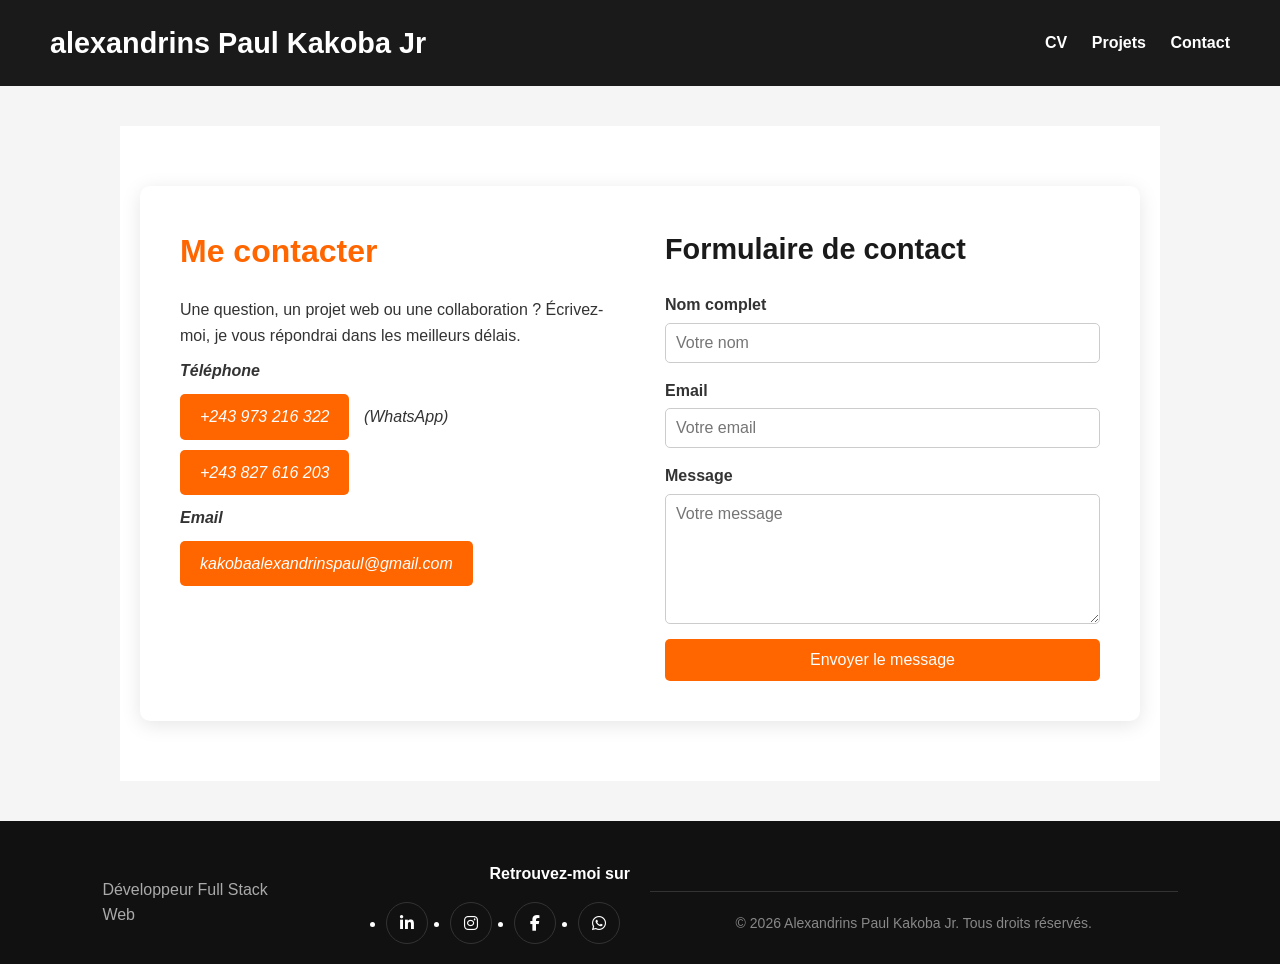
<file: contact.html>
<!DOCTYPE html>
<html lang="fr">
<head>
    <meta charset="UTF-8">
    <meta name="viewport" content="width=device-width, initial-scale=1.0">

    <!-- SEO -->
    <title>Contact | Alexandrins Paul Kakoba Jr</title>
    <meta name="description" content="Contactez Alexandrins Paul Kakoba Jr, développeur Full Stack Web : téléphone, email, WhatsApp ou formulaire de contact pour vos projets web.">

    <!-- Partage réseaux sociaux (Open Graph) -->
    <meta property="og:type" content="website">
    <meta property="og:title" content="Contact | Alexandrins Paul Kakoba Jr">
    <meta property="og:description" content="Une question ou un projet web ? Écrivez-moi.">

    <!-- Polices Google : préconnexion aux bons domaines -->
    <link rel="preconnect" href="https://fonts.googleapis.com">
    <link rel="preconnect" href="https://fonts.gstatic.com" crossorigin>
    <link href="https://fonts.googleapis.com/css2?family=Playfair+Display:wght@700&family=Plus+Jakarta+Sans:wght@400;500;600;700&display=swap" rel="stylesheet">

    <!-- Font Awesome (une seule version) -->
    <link rel="stylesheet" href="https://cdnjs.cloudflare.com/ajax/libs/font-awesome/6.5.1/css/all.min.css">

    <!-- Ton CSS en dernier -->
    <link rel="stylesheet" href="styles.css">

    <script src="script.js" defer></script>
</head>
<body>

 <!-- HEADER -->
    <header>
        <h2>alexandrins Paul Kakoba Jr</h2>

        <nav aria-label="Navigation principale">
            <a href="cv.html">CV</a>
            <a href="projet.html">Projets</a>
            <a href="contact.html">Contact</a>
        </nav>
    </header>

    <!-- CONTENU PRINCIPAL -->
    <main id="contenu">
        <section class="contacts">
            <div class="container">

                <!-- Informations de contact -->
                <div class="contact-info">
                    <h1>Me contacter</h1>
                    <p>
                        Une question, un projet web ou une collaboration ?
                        Écrivez-moi, je vous répondrai dans les meilleurs délais.
                    </p>

                    <address>
                        <p><strong>Téléphone</strong></p>
                        <p><a href="tel:+243973216322">+243 973 216 322</a> (WhatsApp)</p>
                        <p><a href="tel:+243827616203">+243 827 616 203</a></p>

                        <p><strong>Email</strong></p>
                        <p><a href="mailto:kakobaalexandrinspaul@gmail.com">kakobaalexandrinspaul@gmail.com</a></p>
                    </address>
                </div>

                <!-- Formulaire de contact -->
                <div class="contact-form">
                    <h2>Formulaire de contact</h2>

                    <!-- Remplace VOTRE_ID par l'identifiant de ton formulaire Formspree -->
                    <form action="https://formspree.io/f/VOTRE_ID" method="POST">

                        <label for="name">Nom complet</label>
                        <input type="text" id="name" name="name"
                               placeholder="Votre nom"
                               autocomplete="name"
                               maxlength="100"
                               required>

                        <label for="email">Email</label>
                        <input type="email" id="email" name="email"
                               placeholder="Votre email"
                               autocomplete="email"
                               maxlength="254"
                               required>

                        <label for="message">Message</label>
                        <textarea id="message" name="message"
                                  placeholder="Votre message"
                                  rows="6"
                                  minlength="10"
                                  maxlength="2000"
                                  required></textarea>

                        <!-- Objet de l'email reçu -->
                        <input type="hidden" name="_subject" value="Nouveau message depuis le portfolio">

                        <!-- Anti-spam (honeypot) : champ invisible que seuls les robots remplissent -->
                        <input type="text" name="_gotcha" tabindex="-1" autocomplete="off" style="display:none">

                        <button type="submit">Envoyer le message</button>
                    </form>
                </div>

            </div>
        </section>
    </main>

    <!-- FOOTER -->
    <footer class="footer">

        <div class="footer-content">

            <div class="footer-brand">
               
                <p>Développeur Full Stack Web</p>
            </div>

            <div class="footer-social">
                <p><strong>Retrouvez-moi sur</strong></p>

                <ul class="social-links">
                    <li>
                        <a href="https://www.linkedin.com/in/alexandrins-paul-kakoba-jr-7740b9365"
                           target="_blank"
                           rel="noopener noreferrer"
                           aria-label="Profil LinkedIn">
                            <i class="fab fa-linkedin-in" aria-hidden="true"></i>
                        </a>
                    </li>
                    <li>
                        <a href="https://www.instagram.com/alexa_3867"
                           target="_blank"
                           rel="noopener noreferrer"
                           aria-label="Profil Instagram">
                            <i class="fab fa-instagram" aria-hidden="true"></i>
                        </a>
                    </li>
                    <li>
                        <a href="https://www.facebook.com/alexandre.kakoba"
                           target="_blank"
                           rel="noopener noreferrer"
                           aria-label="Profil Facebook">
                            <i class="fab fa-facebook-f" aria-hidden="true"></i>
                        </a>
                    </li>
                    <li>
                        <a href="https://wa.me/243973216322"
                           target="_blank"
                           rel="noopener noreferrer"
                           aria-label="Me contacter sur WhatsApp">
                            <i class="fab fa-whatsapp" aria-hidden="true"></i>
                        </a>
            
                </ul>
            </div>

        </div>

        <div class="footer-bottom">
            <p>© 2026 Alexandrins Paul Kakoba Jr. Tous droits réservés.</p>
        </div>

    </footer>

</body>
</html>
</file>
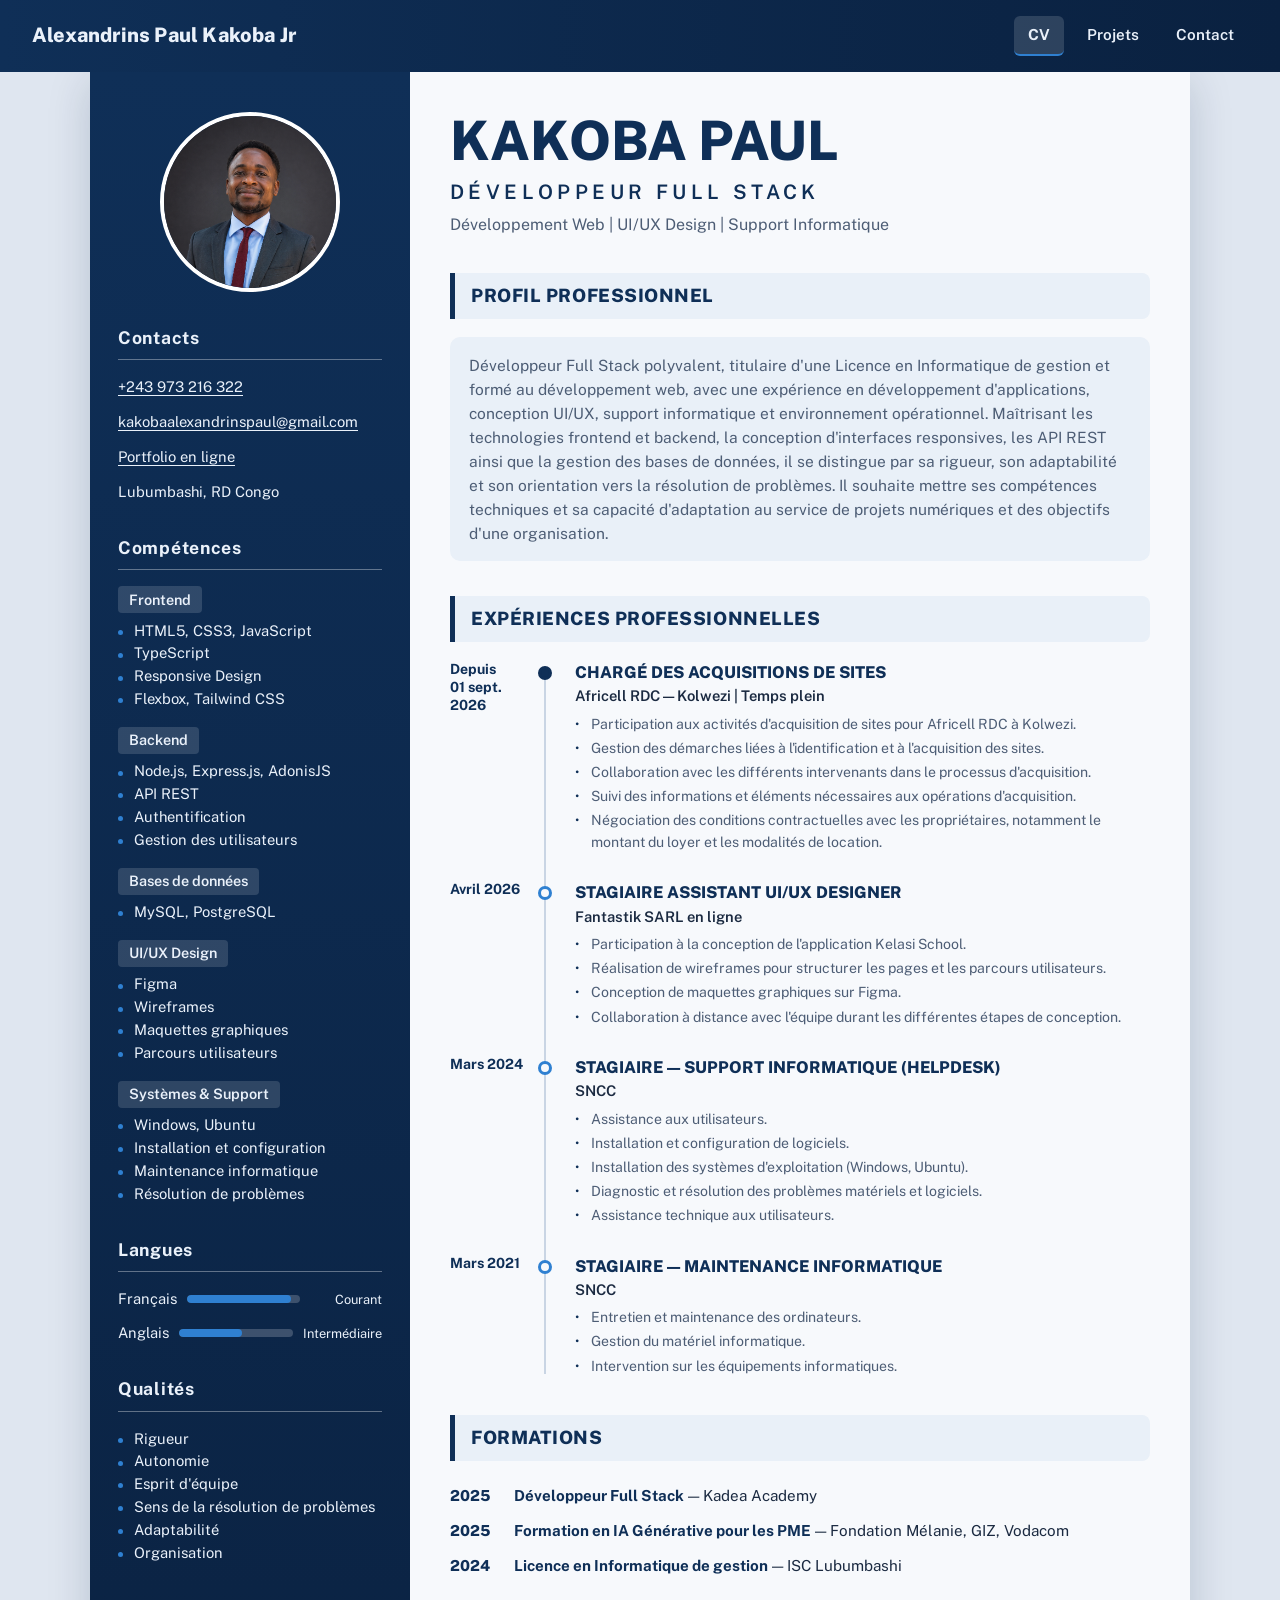
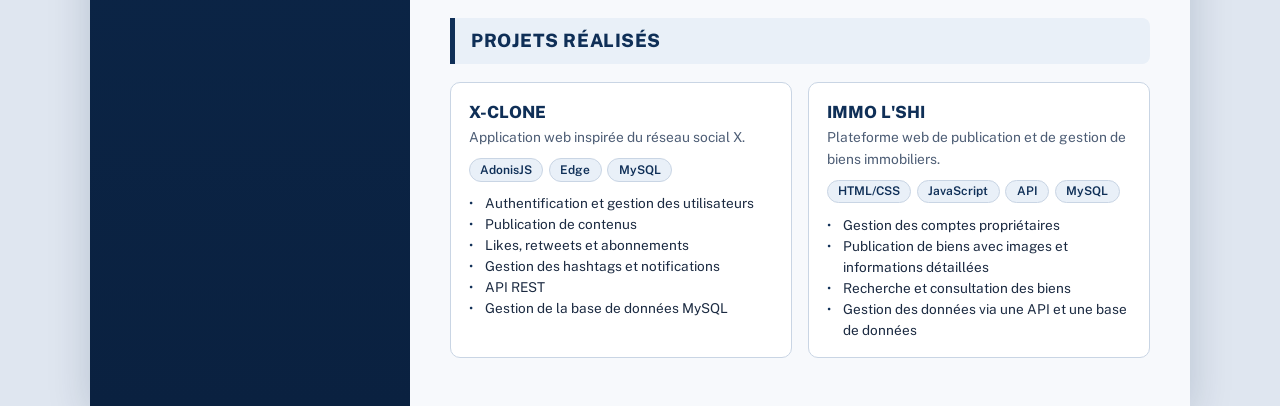
<file: cv.html>
<!DOCTYPE html>
<html lang="fr">
<head>
  <meta charset="UTF-8">
  <meta name="viewport" content="width=device-width, initial-scale=1">
  <title>Kakoba Paul — Développeur Full Stack</title>
  <meta name="description" content="CV de Kakoba Paul, développeur Full Stack à Lubumbashi (RDC) : développement web, UI/UX design et support informatique.">
  <link rel="preconnect" href="https://fonts.googleapis.com">
  <link rel="preconnect" href="https://fonts.gstatic.com" crossorigin>
  <link href="https://fonts.googleapis.com/css2?family=Public+Sans:wght@400;500;600;700;800&display=swap" rel="stylesheet">
  <style>
    :root {
      --navy: #0f2f57;
      --navy-deep: #0a2140;
      --blue: #2f80d1;
      --blue-soft: #e9f0f8;
      --ink: #1b2a41;
      --muted: #4d5d75;
      --line: #c9d5e4;
      --paper: #f7f9fc;
      --on-navy: #eaf1fa;
    }
    *, *::before, *::after { box-sizing: border-box; }
    html { scroll-behavior: smooth; }
    body {
      margin: 0;
      font-family: "Public Sans", system-ui, -apple-system, "Segoe UI", Roboto, sans-serif;
      color: var(--ink);
      background: #dfe6f0;
      line-height: 1.55;
    }
    h1, h2, h3, h4, p, ul { margin: 0; }
    ul { padding: 0; list-style: none; }
    a { color: inherit; }
    :focus-visible { outline: 3px solid var(--blue); outline-offset: 2px; }


    /* ---------- En-tête du site ---------- */
    .site-header {
      position: sticky; top: 0; z-index: 100;
      display: flex; align-items: center; justify-content: space-between; flex-wrap: wrap;
      gap: .75rem 1.5rem; padding: 1rem 2rem;
      background: linear-gradient(90deg, var(--navy) 0%, var(--navy-deep) 100%);
      color: var(--on-navy);
      box-shadow: 0 2px 12px rgba(10, 33, 64, .25);
    }
    .site-header .brand { font-size: 1.25rem; font-weight: 800; letter-spacing: .01em; }
    .site-header nav { display: flex; gap: .5rem; }
    .site-header nav a {
      color: var(--on-navy); text-decoration: none; font-weight: 600; font-size: .95rem;
      padding: .45rem .9rem; border-radius: 6px; border-bottom: 2px solid transparent;
      transition: background-color .2s, border-color .2s;
    }
    .site-header nav a:hover,
    .site-header nav a[aria-current="page"] { background: rgba(255, 255, 255, .14); border-bottom-color: var(--blue); }
    .site-header nav a:focus-visible { outline: 3px solid var(--blue); outline-offset: 2px; }
    @media (max-width: 520px) {
      .site-header { padding: .9rem 1rem; justify-content: center; text-align: center; }
      .site-header .brand { width: 100%; font-size: 1.1rem; }
    }

    .cv {
      display: grid;
      grid-template-columns: 320px 1fr;
      max-width: 1100px;
      margin: 0 auto;
      background: var(--paper);
      box-shadow: 0 10px 40px rgba(10, 33, 64, .18);
    }

    /* ---------- Colonne gauche ---------- */
    .side {
      background: linear-gradient(180deg, var(--navy) 0%, var(--navy-deep) 100%);
      color: var(--on-navy);
      padding: 2.5rem 1.75rem;
    }
    .photo {
      width: 180px; height: 180px;
      margin: 0 auto 2rem;
      border-radius: 50%;
      border: 4px solid #fff;
      overflow: hidden;
      background: var(--blue);
      display: grid; place-items: center;
      font-size: 3rem; font-weight: 800; color: #fff;
    }
    .photo img { width: 100%; height: 100%; object-fit: cover; display: block; }

    .side section + section { margin-top: 1.9rem; }
    .side h2 {
      font-size: 1.1rem; font-weight: 700; letter-spacing: .04em;
      padding-bottom: .5rem; margin-bottom: 1rem;
      border-bottom: 1px solid rgba(255, 255, 255, .35);
    }
    .side h3 {
      display: inline-block;
      font-size: .9rem; font-weight: 600;
      background: rgba(255, 255, 255, .14);
      padding: .15rem .7rem; border-radius: 4px;
      margin: 1rem 0 .4rem;
    }
    .side h3:first-of-type { margin-top: 0; }
    .side li { font-size: .92rem; padding-left: 1rem; position: relative; }
    .side li::before { content: ""; position: absolute; left: 0; top: .7em; width: 5px; height: 5px; border-radius: 50%; background: var(--blue); }

    .contact li { padding-left: 0; margin-bottom: .75rem; word-break: break-word; }
    .contact li::before { display: none; }
    .contact a { text-decoration: underline; text-underline-offset: 3px; }

    .lang { display: flex; align-items: center; justify-content: space-between; gap: .6rem; margin-bottom: .7rem; padding-left: 0 !important; }
    .lang::before { display: none; }
    .lang .bar { flex: 1; height: 8px; border-radius: 99px; background: rgba(255, 255, 255, .2); overflow: hidden; }
    .lang .bar span { display: block; height: 100%; background: var(--blue); border-radius: 99px; }
    .lang small { font-size: .8rem; min-width: 72px; text-align: right; }

    /* ---------- Colonne droite ---------- */
    .main { padding: 2.5rem 2.5rem 3rem; }
    .head h1 { font-size: clamp(2.4rem, 5vw, 3.4rem); font-weight: 800; color: var(--navy); line-height: 1.05; letter-spacing: -.01em; }
    .head .role { font-size: 1.25rem; font-weight: 600; letter-spacing: .22em; color: var(--navy); margin-top: .5rem; }
    .head .sub { color: var(--muted); margin-top: .3rem; }

    .block { margin-top: 2.2rem; }
    .block > h2 {
      font-size: 1.15rem; font-weight: 800; letter-spacing: .03em; color: var(--navy);
      background: var(--blue-soft);
      border-left: 5px solid var(--navy);
      padding: .55rem 1rem; border-radius: 0 8px 8px 0;
      margin-bottom: 1.1rem;
    }
    .about { font-size: .97rem; color: var(--muted); background: var(--blue-soft); padding: 1rem 1.2rem; border-radius: 10px; }

    /* Timeline */
    .timeline { position: relative; }
    .timeline::before { content: ""; position: absolute; left: 94px; top: 6px; bottom: 6px; width: 2px; background: var(--line); }
    .job { display: grid; grid-template-columns: 80px 1fr; gap: 0 1.6rem; position: relative; padding-bottom: 1.5rem; }
    .job:last-child { padding-bottom: 0; }
    .job::before { content: ""; position: absolute; left: 88px; top: 6px; width: 14px; height: 14px; border-radius: 50%; background: var(--paper); border: 3px solid var(--blue); }
    .job:first-child::before { background: var(--navy); border-color: var(--navy); }
    .date { font-weight: 700; font-size: .88rem; color: var(--navy); line-height: 1.3; }
    .job h3 { font-size: 1.02rem; font-weight: 800; color: var(--navy); padding-left: 1.2rem; }
    .org { font-weight: 600; font-size: .92rem; padding-left: 1.2rem; margin-bottom: .35rem; }
    .job ul { padding-left: 1.2rem; }
    .job li { font-size: .88rem; color: var(--muted); padding-left: 1rem; position: relative; margin-bottom: .15rem; }
    .job li::before { content: "•"; position: absolute; left: 0; color: var(--navy); }

    /* Formations */
    .edu li { display: grid; grid-template-columns: 56px 1fr; gap: .5rem; font-size: .95rem; padding: .35rem 0; }
    .edu b.year { color: var(--navy); font-weight: 800; }
    .edu span strong { color: var(--navy); font-weight: 700; }

    /* Projets */
    .projects { display: grid; grid-template-columns: repeat(2, 1fr); gap: 1rem; }
    .project { background: #fff; border: 1px solid var(--line); border-radius: 10px; padding: 1rem 1.1rem; }
    .project h3 { font-size: 1.05rem; font-weight: 800; color: var(--navy); }
    .project .desc { font-size: .86rem; color: var(--muted); margin: .15rem 0 .6rem; }
    .tags { display: flex; flex-wrap: wrap; gap: .35rem; margin-bottom: .7rem; }
    .tags li { font-size: .75rem; font-weight: 600; color: var(--navy); background: var(--blue-soft); border: 1px solid var(--line); padding: .1rem .65rem; border-radius: 99px; }
    .project ul.feat li { font-size: .85rem; color: var(--ink); padding-left: 1rem; position: relative; }
    .project ul.feat li::before { content: "•"; position: absolute; left: 0; color: var(--navy); }

    /* ---------- Responsive ---------- */
    @media (max-width: 860px) {
      .cv { grid-template-columns: 1fr; }
      .main { padding: 2rem 1.25rem 2.5rem; }
      .projects { grid-template-columns: 1fr; }
    }
    @media (max-width: 520px) {
      .timeline::before, .job::before { display: none; }
      .job { grid-template-columns: 1fr; }
      .date { margin-bottom: .15rem; }
      .job h3, .org, .job ul { padding-left: 0; }
      .head .role { letter-spacing: .12em; font-size: 1.05rem; }
    }

    /* ---------- Impression (A4) ---------- */
    @media print {
      @page { size: A4; margin: 0; }
      body { background: #fff; }
      .site-header { display: none; }
      .cv { box-shadow: none; max-width: none; grid-template-columns: 30% 1fr; }
      .side, .about, .block > h2, .project, .tags li, .lang .bar, .lang .bar span { -webkit-print-color-adjust: exact; print-color-adjust: exact; }
      .job, .project { break-inside: avoid; }
    }
  </style>
</head>
<body>
   <script src="script.js" defer></script>
  <header class="site-header">
    <p class="brand">Alexandrins Paul Kakoba Jr</p>
    <nav aria-label="Navigation principale">
      <a href="cv.html">CV</a>
      <a href="projet.html">Projets</a>
      <a href="contact.html">Contact</a>
    </nav>
  </header>
  <div class="cv">

    <!-- ===== Colonne gauche ===== -->
    <aside class="side">
<div class="photo" id="photo">
  <img src="kakox.png"
       alt="Portrait de Kakoba Paul"
       width="180" height="180"
       onerror="this.onerror=null; this.remove(); document.getElementById('photo').textContent='KP';">
</div>

      <section class="contact" aria-labelledby="t-contacts">
        <h2 id="t-contacts">Contacts</h2>
        <ul>
          <li><a href="tel:+243973216322">+243 973 216 322</a></li>
          <li><a href="mailto:kakobaalexandrinspaul@gmail.com">kakobaalexandrinspaul@gmail.com</a></li>
          <li><a href="https://kakobaalexandrinspaul-glitch.github.io/AlexandrinsPaul-Kakoba-Jr-.site/" target="_blank" rel="noopener noreferrer">Portfolio en ligne</a></li>
          <li>Lubumbashi, RD Congo</li>
        </ul>
      </section>

      <section aria-labelledby="t-skills">
        <h2 id="t-skills">Compétences</h2>
        <h3>Frontend</h3>
        <ul>
          <li>HTML5, CSS3, JavaScript</li>
          <li>TypeScript</li>
          <li>Responsive Design</li>
          <li>Flexbox, Tailwind CSS</li>
        </ul>
        <h3>Backend</h3>
        <ul>
          <li>Node.js, Express.js, AdonisJS</li>
          <li>API REST</li>
          <li>Authentification</li>
          <li>Gestion des utilisateurs</li>
        </ul>
        <h3>Bases de données</h3>
        <ul>
          <li>MySQL, PostgreSQL</li>
        </ul>
        <h3>UI/UX Design</h3>
        <ul>
          <li>Figma</li>
          <li>Wireframes</li>
          <li>Maquettes graphiques</li>
          <li>Parcours utilisateurs</li>
        </ul>
        <h3>Systèmes &amp; Support</h3>
        <ul>
          <li>Windows, Ubuntu</li>
          <li>Installation et configuration</li>
          <li>Maintenance informatique</li>
          <li>Résolution de problèmes</li>
        </ul>
      </section>

      <section aria-labelledby="t-lang">
        <h2 id="t-lang">Langues</h2>
        <ul>
          <li class="lang">Français <span class="bar" role="img" aria-label="Niveau courant"><span style="width:92%"></span></span><small>Courant</small></li>
          <li class="lang">Anglais <span class="bar" role="img" aria-label="Niveau intermédiaire"><span style="width:55%"></span></span><small>Intermédiaire</small></li>
        </ul>
      </section>

      <section aria-labelledby="t-qual">
        <h2 id="t-qual">Qualités</h2>
        <ul>
          <li>Rigueur</li>
          <li>Autonomie</li>
          <li>Esprit d'équipe</li>
          <li>Sens de la résolution de problèmes</li>
          <li>Adaptabilité</li>
          <li>Organisation</li>
        </ul>
      </section>
    </aside>

    <!-- ===== Colonne droite ===== -->
    <main class="main">
      <header class="head">
        <h1>KAKOBA PAUL</h1>
        <p class="role">DÉVELOPPEUR FULL STACK</p>
        <p class="sub">Développement Web | UI/UX Design | Support Informatique</p>
      </header>

      <section class="block" aria-labelledby="t-profil">
        <h2 id="t-profil">PROFIL PROFESSIONNEL</h2>
        <p class="about">
          Développeur Full Stack polyvalent, titulaire d'une Licence en Informatique de gestion et formé au développement web, avec une expérience en développement d'applications, conception UI/UX, support informatique et environnement opérationnel. Maîtrisant les technologies frontend et backend, la conception d'interfaces responsives, les API REST ainsi que la gestion des bases de données, il se distingue par sa rigueur, son adaptabilité et son orientation vers la résolution de problèmes. Il souhaite mettre ses compétences techniques et sa capacité d'adaptation au service de projets numériques et des objectifs d'une organisation.
        </p>
      </section>

      <section class="block" aria-labelledby="t-exp">
        <h2 id="t-exp">EXPÉRIENCES PROFESSIONNELLES</h2>
        <div class="timeline">

          <article class="job">
            <time class="date" datetime="2026-09-01">Depuis<br>01 sept. 2026</time>
            <div>
              <h3>CHARGÉ DES ACQUISITIONS DE SITES</h3>
              <p class="org">Africell RDC — Kolwezi | Temps plein</p>
              <ul>
                <li>Participation aux activités d'acquisition de sites pour Africell RDC à Kolwezi.</li>
                <li>Gestion des démarches liées à l'identification et à l'acquisition des sites.</li>
                <li>Collaboration avec les différents intervenants dans le processus d'acquisition.</li>
                <li>Suivi des informations et éléments nécessaires aux opérations d'acquisition.</li>
                <li>Négociation des conditions contractuelles avec les propriétaires, notamment le montant du loyer et les modalités de location.</li>
              </ul>
            </div>
          </article>

          <article class="job">
            <time class="date" datetime="2026-04">Avril 2026</time>
            <div>
              <h3>STAGIAIRE ASSISTANT UI/UX DESIGNER</h3>
              <p class="org">Fantastik SARL en ligne</p>
              <ul>
                <li>Participation à la conception de l'application Kelasi School.</li>
                <li>Réalisation de wireframes pour structurer les pages et les parcours utilisateurs.</li>
                <li>Conception de maquettes graphiques sur Figma.</li>
                <li>Collaboration à distance avec l'équipe durant les différentes étapes de conception.</li>
              </ul>
            </div>
          </article>

          <article class="job">
            <time class="date" datetime="2024-03">Mars 2024</time>
            <div>
              <h3>STAGIAIRE — SUPPORT INFORMATIQUE (HELPDESK)</h3>
              <p class="org">SNCC</p>
              <ul>
                <li>Assistance aux utilisateurs.</li>
                <li>Installation et configuration de logiciels.</li>
                <li>Installation des systèmes d'exploitation (Windows, Ubuntu).</li>
                <li>Diagnostic et résolution des problèmes matériels et logiciels.</li>
                <li>Assistance technique aux utilisateurs.</li>
              </ul>
            </div>
          </article>

          <article class="job">
            <time class="date" datetime="2021-03">Mars 2021</time>
            <div>
              <h3>STAGIAIRE — MAINTENANCE INFORMATIQUE</h3>
              <p class="org">SNCC</p>
              <ul>
                <li>Entretien et maintenance des ordinateurs.</li>
                <li>Gestion du matériel informatique.</li>
                <li>Intervention sur les équipements informatiques.</li>
              </ul>
            </div>
          </article>

        </div>
      </section>

      <section class="block" aria-labelledby="t-edu">
        <h2 id="t-edu">FORMATIONS</h2>
        <ul class="edu">
          <li><b class="year">2025</b><span><strong>Développeur Full Stack</strong> — Kadea Academy</span></li>
          <li><b class="year">2025</b><span><strong>Formation en IA Générative pour les PME</strong> — Fondation Mélanie, GIZ, Vodacom</span></li>
          <li><b class="year">2024</b><span><strong>Licence en Informatique de gestion</strong> — ISC Lubumbashi</span></li>
        </ul>
      </section>

      <section class="block" aria-labelledby="t-proj">
        <h2 id="t-proj">PROJETS RÉALISÉS</h2>
        <div class="projects">

          <article class="project">
            <h3>X-CLONE</h3>
            <p class="desc">Application web inspirée du réseau social X.</p>
            <ul class="tags"><li>AdonisJS</li><li>Edge</li><li>MySQL</li></ul>
            <ul class="feat">
              <li>Authentification et gestion des utilisateurs</li>
              <li>Publication de contenus</li>
              <li>Likes, retweets et abonnements</li>
              <li>Gestion des hashtags et notifications</li>
              <li>API REST</li>
              <li>Gestion de la base de données MySQL</li>
            </ul>
          </article>

          <article class="project">
            <h3>IMMO L'SHI</h3>
            <p class="desc">Plateforme web de publication et de gestion de biens immobiliers.</p>
            <ul class="tags"><li>HTML/CSS</li><li>JavaScript</li><li>API</li><li>MySQL</li></ul>
            <ul class="feat">
              <li>Gestion des comptes propriétaires</li>
              <li>Publication de biens avec images et informations détaillées</li>
              <li>Recherche et consultation des biens</li>
              <li>Gestion des données via une API et une base de données</li>
            </ul>
          </article>

        </div>
      </section>
    </main>

  </div>
</body>
</html>
</file>
<file: styles.css>
/* RESET DE BASE */
* {
    margin: 0;
    padding: 0;
    box-sizing: border-box;
    font-family: 'Arial', sans-serif;
}

/* BODY */
body {
    background-color: #f5f5f5;
    color: #333;
    line-height: 1.6;
}

/* HEADER */
header {
    background-color: #1a1a1a;
    color: #fff;
    padding: 20px 50px;
    display: flex;
    justify-content: space-between;
    align-items: center;
    flex-wrap: wrap;
}

header h2 {
    font-size: 1.8rem;
}

header nav a {
    color: #fff;
    text-decoration: none;
    margin-left: 20px;
    font-weight: bold;
    transition: color 0.3s;
}

header nav a:hover {
    color: #ff6600;
}

/* SECTION PRINCIPALE */
section {
    display: flex;
    flex-wrap: wrap;
    justify-content: center;
    align-items: center;
    padding: 50px 20px;
    gap: 50px;
    background-color: #fff;
}

section div img {
    max-width: 300px;
    border-radius: 10px;
    box-shadow: 0 4px 15px rgba(0,0,0,0.1);
}

section div h1 {
    font-size: 2.5rem;
    margin-bottom: 10px;
}

section div h3 {
    font-size: 1.5rem;
    margin-bottom: 15px;
    color: #ff6600;
}

section div p {
    font-size: 1rem;
    margin-bottom: 20px;
}

/* BOUTONS */
section div div a {
    display: inline-block;
    text-decoration: none;
    color: #fff;
    background-color: #ff6600;
    padding: 10px 20px;
    border-radius: 5px;
    margin-right: 10px;
    transition: background-color 0.3s;
}

section div div a:hover {
    background-color: #e65c00;
}

/* FOOTER */
footer {
    background-color: #1a1a1a;
    color: #fff;
    padding: 30px 50px;
    display: flex;
    flex-wrap: wrap;
    justify-content: space-between;
    gap: 20px;
}

footer div {
    flex: 1 1 200px;
}

footer p {
    margin-bottom: 10px;
}

footer a {
    color: #ff6600;
    text-decoration: none;
    margin-right: 10px;
    transition: color 0.3s;
}

footer a:hover {
    color: #fff;
}

.social-text {
    margin-top: 10px;
}

/* RESPONSIVE */
@media (max-width: 900px) {
    section {
        flex-direction: column;
        text-align: center;
    }

    header {
        flex-direction: column;
        align-items: flex-start;
    }

    header nav {
        margin-top: 10px;
    }

    footer {
        flex-direction: column;
        text-align: center;
    }

    footer div {
        flex: 1 1 100%;
    }
    
}
/* RESET DE BASE */
* {
    margin: 0;
    padding: 0;
    box-sizing: border-box;
    font-family: 'Arial', sans-serif;
}

/* BODY */
body {
    background-color: #f4f4f4;
    color: #333;
    line-height: 1.6;
}

/* MAIN ET SECTION CV */


main {
    display: flex;
    justify-content: center;
    padding: 40px 20px;
    background: #f5f5f5;
}

.cv {
    width: 100%;
    max-width: 1100px;
    background: #fff;
    padding: 40px;
    border-radius: 10px;
    box-shadow: 0 4px 20px rgba(0,0,0,.1);

    display: grid;
    grid-template-columns: 2fr 1fr;
    gap: 40px;
}

.cv h1{
    grid-column:1/3;
    text-align:center;
    color:#ff6600;
    font-size:2.5rem;
}

.education{
    grid-column:1/3;
}

.experiences{
    grid-column:1/3;
}

.competences{
    grid-column:1/3;
}

.centres d'intérêt{

}

.langues{
    
}

.cv h2{
    font-size:1.8rem;
    color:#222;
    border-bottom:2px solid #ff6600;
    padding-bottom:8px;
    margin-bottom:20px;
}

.cv ul{
    padding-left:20px;
}

.cv li{
    margin-bottom:12px;
    line-height:1.8;
    font-size:1rem;
}

@media (max-width:768px){

    .cv{
        grid-template-columns:1fr;
        padding:25px;
    }

    .cv h1,
    .education,
    .experiences,
    .competences,
    .centres,
    .langues{
        grid-column:1;
    }

    .cv h1{
        font-size:2rem;
    }

    .cv h2{
        font-size:1.5rem;
    }
}

/* ==========================
   SECTION CONTACT
========================== */
.contacts {
    padding: 60px 20px;
    display: flex;
    justify-content: center;
}

.contacts .container {
    display: flex;
    flex-wrap: wrap;
    max-width: 1000px;
    background-color: #fff;
    padding: 40px;
    border-radius: 10px;
    box-shadow: 0 4px 20px rgba(0,0,0,0.1);
    gap: 50px;
}

/* --------------------------
   CONTACT INFO
--------------------------- */
.contact-info {
    flex: 1 1 300px;
}

.contact-info h1 {
    font-size: 2rem;
    margin-bottom: 20px;
    color: #ff6600;
}

.contact-info p {
    margin-bottom: 10px;
    font-size: 1rem;
}

/* --------------------------
   FORMULAIRE DE CONTACT
--------------------------- */
.contact-form {
    flex: 1 1 300px;
}

.contact-form h2 {
    font-size: 1.8rem;
    margin-bottom: 20px;
    color: #1a1a1a;
}

.contact-form form {
    display: flex;
    flex-direction: column;
}

.contact-form label {
    margin-bottom: 5px;
    font-weight: bold;
}

.contact-form input,
.contact-form textarea {
    padding: 10px;
    margin-bottom: 15px;
    border: 1px solid #ccc;
    border-radius: 5px;
    font-size: 1rem;
    transition: border-color 0.3s;
}

.contact-form input:focus,
.contact-form textarea:focus {
    border-color: #ff6600;
    outline: none;
}

.contact-form button {
    background-color: #ff6600;
    color: #fff;
    padding: 12px;
    border: none;
    border-radius: 5px;
    font-size: 1rem;
    cursor: pointer;
    transition: background-color 0.3s;
}

.contact-form button:hover {
    background-color: #e65c00;
}

/* ==========================
   FOOTER
========================== */
footer {
    background-color: #1a1a1a;
    color: #fff;
    padding: 30px 50px;
    display: flex;
    flex-wrap: wrap;
    justify-content: space-between;
    gap: 20px;
}

.footer-social {
    flex: 1 1 300px;
}

.footer-social p {
    margin-bottom: 10px;
    font-weight: bold;
}

.footer-social .socials a {
    margin-right: 10px;
    display: inline-block;
}

.footer-social .socials img {
    width: 30px;
    height: 30px;
    transition: transform 0.3s;
}

.footer-social .socials img:hover {
    transform: scale(1.2);
}

.footer-copy {
    flex: 1 1 300px;
    display: flex;
    align-items: center;
    justify-content: flex-end;
}

/* ==========================
   RESPONSIVE
========================== */
@media (max-width: 900px) {
    .contacts .container {
        flex-direction: column;
        align-items: center;
    }

    .footer-copy {
        justify-content: center;
        margin-top: 20px;
    }
}
/* ==========================
   RESET ET BASE
========================== */
* {
    margin: 0;
    padding: 0;
    box-sizing: border-box;
    font-family: 'Arial', sans-serif;
}

body {
    background-color: #f4f4f4;
    color: #333;
    line-height: 1.6;
}

/* ==========================
   RESET ET BASE
========================== */
* {
    margin: 0;
    padding: 0;
    box-sizing: border-box;
    font-family: 'Arial', sans-serif;
}

body {
    background-color: #f4f4f4;
    color: #333;
    line-height: 1.6;
}

/* ==========================
   HEADER
========================== */
.header {
    display: flex;
    justify-content: space-between;
    align-items: center;
    padding: 20px 50px;
    background-color: #1a1a1a;
}

.header .logo a {
    text-decoration: none;
    color: #fff;
    font-size: 1.5rem;
    font-weight: bold;
}

.nav-bar {
    position: relative;
}

.nav-list {
    list-style: none;
    display: flex;
    gap: 20px;
}

.nav-list li a {
    text-decoration: none;
    color: #fff;
    font-weight: bold;
    transition: color 0.3s;
}

.nav-list li a:hover {
    color: #ff6600;
}

/* Hamburger menu pour mobile */
.hamburger {
    display: none;
    cursor: pointer;
}

.hamburger img {
    width: 30px;
}

/* ==========================
   SECTION PROJETS
========================== */
.projets {
    padding: 60px 20px;
    max-width: 1200px;
    margin: 0 auto;
}

.projets h1 {
    text-align: center;
    font-size: 2.5rem;
    color: #ff6600;
    margin-bottom: 40px;
}

/* CARTES PROJETS */
.projet-card {
    display: flex;
    background-color: #fff;
    margin-bottom: 40px;
    border-radius: 10px;
    overflow: hidden;
    box-shadow: 0 4px 20px rgba(0,0,0,0.1);
    transition: transform 0.3s;
}

.projet-card:hover {
    transform: translateY(-5px);
}

.projet-card img {
    width: 300px;
    object-fit: cover;
}

.projet-content {
    padding: 20px 30px;
    flex: 1;
}

.projet-content h2 {
    color: #1a1a1a;
    font-size: 1.8rem;
    margin-bottom: 15px;
}

.projet-content p {
    margin-bottom: 10px;
    font-size: 1rem;
    line-height: 1.5;
}

/* ==========================
   RESPONSIVE
========================== */
@media (max-width: 1024px) {
    .projet-card {
        flex-direction: column;
    }

    .projet-card img {
        width: 100%;
        height: auto;
    }
}

@media (max-width: 768px) {
    .header {
        flex-direction: column;
        align-items: flex-start;
    }

    .nav-list {
        flex-direction: column;
        display: none;
        width: 100%;
        margin-top: 10px;
    }

    #hamburger:checked + .hamburger + .nav-list {
        display: flex;
    }

    .hamburger {
        display: block;
    }
    .education {
        background-color: black;
}
}
/* ==========================================
   GRANDES TABLETTES ET PETITS PC
========================================== */
@media screen and (max-width: 1024px) {

    header,
    .header {
        padding: 20px;
    }

    section {
        gap: 30px;
        padding: 40px 20px;
    }

    .cv {
        max-width: 100%;
        padding: 30px;
    }

    .contacts .container {
        flex-direction: column;
    }

    .projet-card {
        flex-direction: column;
    }

    .projet-card img {
        width: 100%;
        height: auto;
    }

    footer {
        padding: 25px;
    }
}

/* ==========================================
   TABLETTES
========================================== */
@media screen and (max-width: 768px) {

    header,
    .header {
        flex-direction: column;
        align-items: center;
        text-align: center;
        padding: 20px;
    }

    header nav,
    .nav-list {
        display: flex;
        flex-direction: column;
        width: 100%;
        gap: 15px;
        margin-top: 20px;
    }

    header nav a {
        margin-left: 0;
    }

    section {
        flex-direction: column;
        text-align: center;
    }

    section img {
        width: 100%;
        max-width: 280px;
    }

    section h1 {
        font-size: 2rem;
    }

    section h3 {
        font-size: 1.3rem;
    }

    .cv {
        display: block;
        padding: 25px;
    }

    .cv h1 {
        font-size: 2rem;
    }

    .cv h2 {
        font-size: 1.5rem;
    }

    .contact-info,
    .contact-form {
        width: 100%;
    }

    .contact-form input,
    .contact-form textarea,
    .contact-form button {
        width: 100%;
    }

    .projet-content {
        padding: 20px;
    }

    footer {
        flex-direction: column;
        text-align: center;
    }

    .footer-copy {
        justify-content: center;
    }
}

/* ==========================================
   SMARTPHONES
========================================== */
@media screen and (max-width: 576px) {

    body {
        font-size: 15px;
    }

    header,
    .header {
        padding: 15px;
    }

    header h2,
    .logo a {
        font-size: 1.4rem;
    }

    section {
        padding: 25px 15px;
    }

    section h1 {
        font-size: 1.8rem;
    }

    section h3 {
        font-size: 1.2rem;
    }

    section p {
        font-size: .95rem;
    }

    section img {
        max-width: 230px;
    }

    section div div {
        display: flex;
        flex-direction: column;
        gap: 15px;
    }

    section div div a {
        width: 100%;
        text-align: center;
        margin-right: 0;
    }

    .cv {
        padding: 20px;
    }

    .cv h1 {
        font-size: 1.8rem;
    }

    .cv h2 {
        font-size: 1.3rem;
    }

    .cv li {
        font-size: .95rem;
    }

    .contact-info h1 {
        font-size: 1.7rem;
    }

    .contact-form h2 {
        font-size: 1.5rem;
    }

    .projets h1 {
        font-size: 2rem;
    }

    .projet-content h2 {
        font-size: 1.4rem;
    }

    .projet-content p {
        font-size: .95rem;
    }

    footer {
        padding: 20px;
    }

    footer div {
        width: 100%;
    }

    .footer-social .socials {
        display: flex;
        justify-content: center;
        flex-wrap: wrap;
        gap: 10px;
    }
}

/* ==========================================
   TRES PETITS ECRANS
========================================== */
@media screen and (max-width: 360px) {

    header h2,
    .logo a {
        font-size: 1.2rem;
    }

    section h1,
    .cv h1,
    .projets h1 {
        font-size: 1.5rem;
    }

    section img {
        max-width: 180px;
    }

    .cv {
        padding: 15px;
    }

    .contact-form input,
    .contact-form textarea,
    .contact-form button {
        font-size: .9rem;
    }
}

.footer {
padding: 40px 8% 20px;
background: #111;
color: #fff;
}

.footer-content {
display: flex;
justify-content: space-between;
align-items: center;
gap: 30px;
max-width: 1200px;
margin: 0 auto;
}

.footer-brand h3 {
margin-bottom: 8px;
font-size: 20px;
}

.footer-brand p {
margin: 0;
color: #aaa;
}

.footer-social {
text-align: right;
}

.footer-social p {
margin-bottom: 15px;
}

.social-links {
display: flex;
justify-content: flex-end;
gap: 12px;
}

.social-links a {
width: 42px;
height: 42px;
display: flex;
align-items: center;
justify-content: center;
border: 1px solid #333;
border-radius: 50%;
color: #fff;
text-decoration: none;
transition: 0.3s ease;
}

.social-links a:hover {
transform: translateY(-3px);
border-color: #fff;
}

.footer-bottom {
max-width: 1200px;
margin: 30px auto 0;
padding-top: 20px;
border-top: 1px solid #333;
text-align: center;
}

.footer-bottom p {
margin: 0;
color: #888;
font-size: 14px;
}

@media (max-width: 768px) {
.footer-content {
flex-direction: column;
text-align: center;
}

`
.footer-social {
    text-align: center;
}

.social-links {
    justify-content: center;
}
}
</file>
